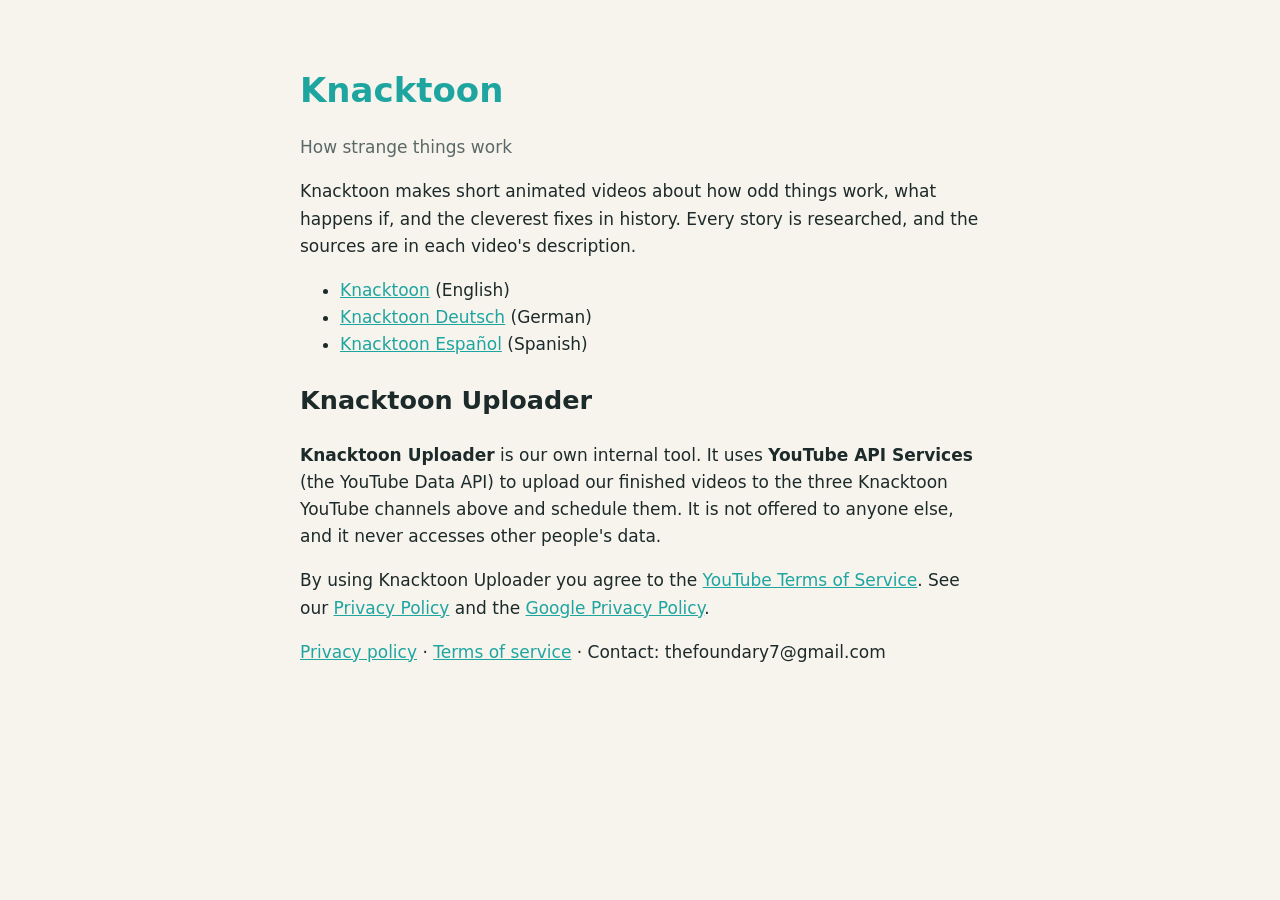
<file: index.html>
<!doctype html><html lang="en"><head><meta charset="utf-8"><meta name="viewport" content="width=device-width,initial-scale=1">
<title>Knacktoon</title><link rel="stylesheet" href="style.css"></head><body><main>
<h1>Knacktoon</h1><p class="muted">How strange things work</p>
<p>Knacktoon makes short animated videos about how odd things work, what happens if, and the cleverest fixes in history. Every story is researched, and the sources are in each video's description.</p>
<ul>
<li><a href="https://www.youtube.com/@Knacktoon">Knacktoon</a> (English)</li>
<li><a href="https://www.youtube.com/@KnacktoonDE">Knacktoon Deutsch</a> (German)</li>
<li><a href="https://www.youtube.com/@KnacktoonES">Knacktoon Español</a> (Spanish)</li>
</ul>
<h2>Knacktoon Uploader</h2>
<p><strong>Knacktoon Uploader</strong> is our own internal tool. It uses <strong>YouTube API Services</strong> (the YouTube Data API) to upload our finished videos to the three Knacktoon YouTube channels above and schedule them. It is not offered to anyone else, and it never accesses other people's data.</p>
<p>By using Knacktoon Uploader you agree to the <a href="https://www.youtube.com/t/terms">YouTube Terms of Service</a>. See our <a href="privacy.html">Privacy Policy</a> and the <a href="https://policies.google.com/privacy">Google Privacy Policy</a>.</p>
<p><a href="privacy.html">Privacy policy</a> · <a href="terms.html">Terms of service</a> · Contact: thefoundary7@gmail.com</p>
</main></body></html>
</file>
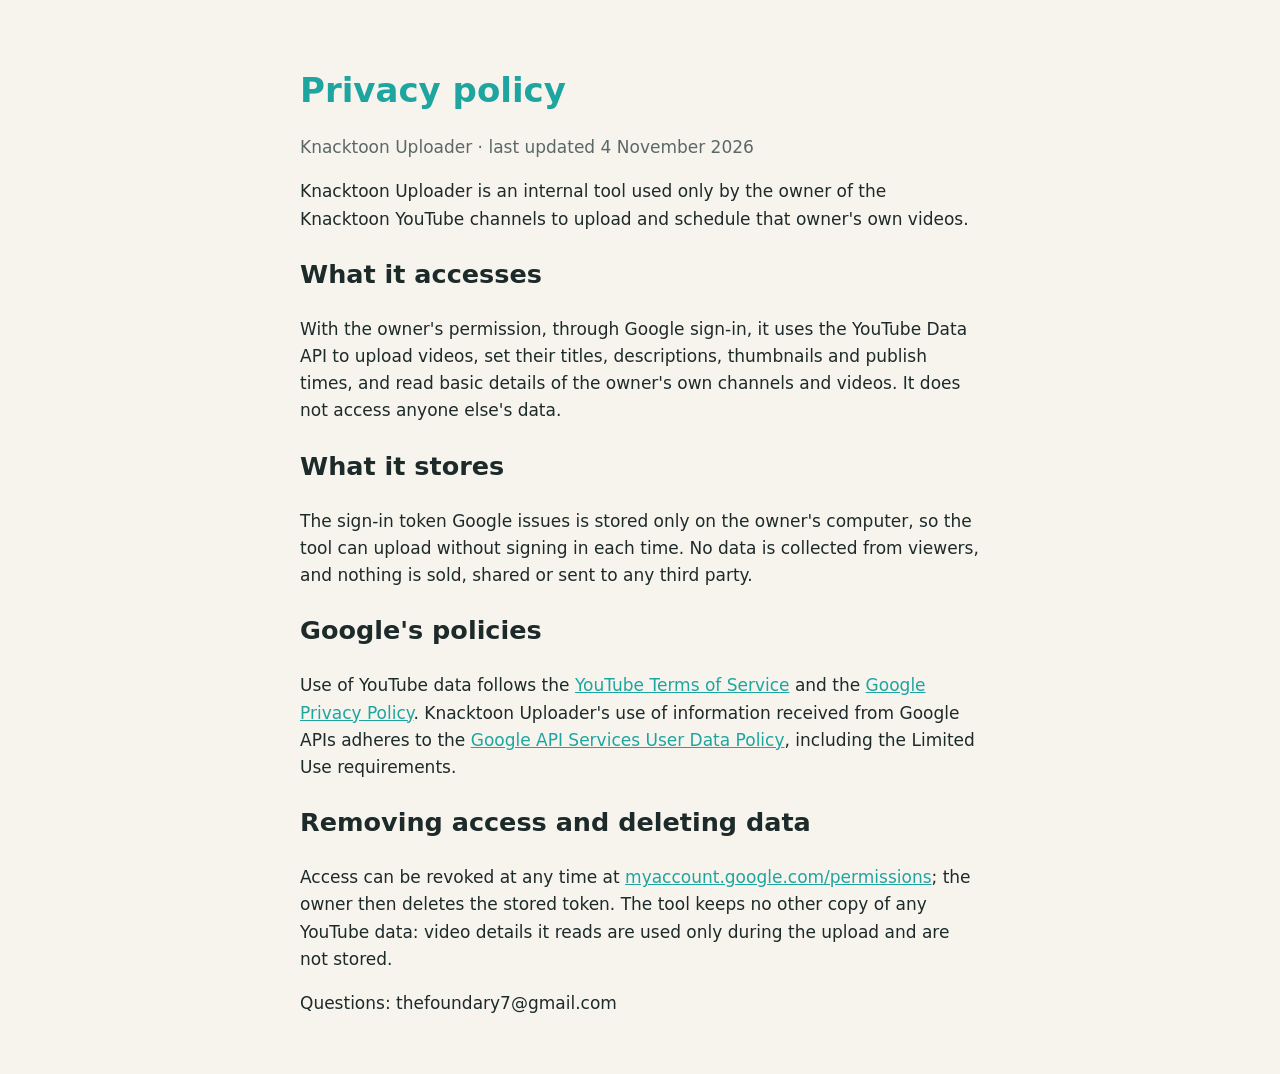
<file: privacy.html>
<!doctype html><html lang="en"><head><meta charset="utf-8"><meta name="viewport" content="width=device-width,initial-scale=1">
<title>Knacktoon Privacy</title><link rel="stylesheet" href="style.css"></head><body><main>
<h1>Privacy policy</h1><p class="muted">Knacktoon Uploader · last updated 4 November 2026</p>
<p>Knacktoon Uploader is an internal tool used only by the owner of the Knacktoon YouTube channels to upload and schedule that owner's own videos.</p>
<h2>What it accesses</h2>
<p>With the owner's permission, through Google sign-in, it uses the YouTube Data API to upload videos, set their titles, descriptions, thumbnails and publish times, and read basic details of the owner's own channels and videos. It does not access anyone else's data.</p>
<h2>What it stores</h2>
<p>The sign-in token Google issues is stored only on the owner's computer, so the tool can upload without signing in each time. No data is collected from viewers, and nothing is sold, shared or sent to any third party.</p>
<h2>Google's policies</h2>
<p>Use of YouTube data follows the <a href="https://www.youtube.com/t/terms">YouTube Terms of Service</a> and the <a href="https://policies.google.com/privacy">Google Privacy Policy</a>. Knacktoon Uploader's use of information received from Google APIs adheres to the <a href="https://developers.google.com/terms/api-services-user-data-policy">Google API Services User Data Policy</a>, including the Limited Use requirements.</p>
<h2>Removing access and deleting data</h2>
<p>Access can be revoked at any time at <a href="https://myaccount.google.com/permissions">myaccount.google.com/permissions</a>; the owner then deletes the stored token. The tool keeps no other copy of any YouTube data: video details it reads are used only during the upload and are not stored.</p>
<p>Questions: thefoundary7@gmail.com</p>
</main></body></html>
</file>
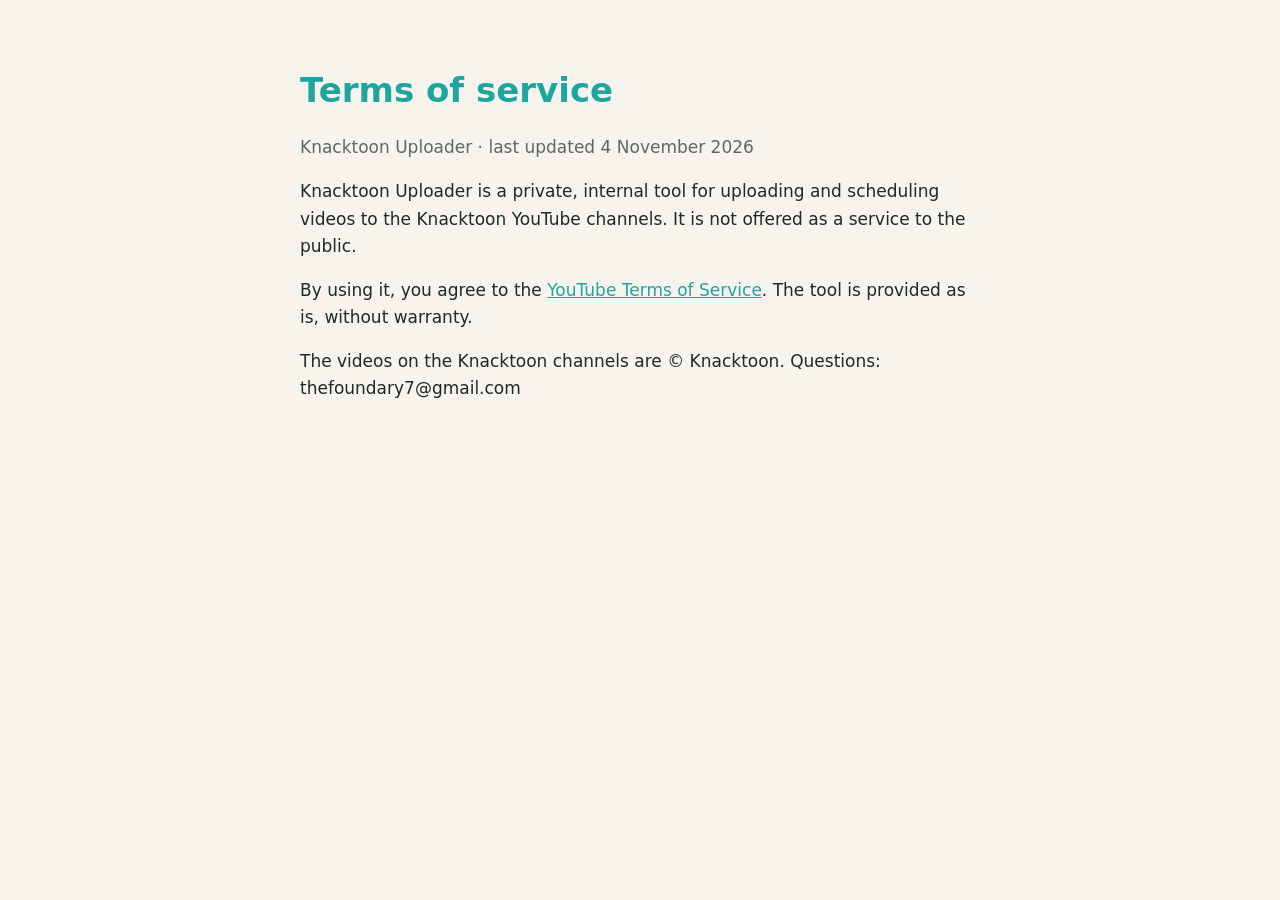
<file: terms.html>
<!doctype html><html lang="en"><head><meta charset="utf-8"><meta name="viewport" content="width=device-width,initial-scale=1">
<title>Knacktoon Terms</title><link rel="stylesheet" href="style.css"></head><body><main>
<h1>Terms of service</h1><p class="muted">Knacktoon Uploader · last updated 4 November 2026</p>
<p>Knacktoon Uploader is a private, internal tool for uploading and scheduling videos to the Knacktoon YouTube channels. It is not offered as a service to the public.</p>
<p>By using it, you agree to the <a href="https://www.youtube.com/t/terms">YouTube Terms of Service</a>. The tool is provided as is, without warranty.</p>
<p>The videos on the Knacktoon channels are © Knacktoon. Questions: thefoundary7@gmail.com</p>
</main></body></html>
</file>
<file: style.css>
:root{--bg:#f7f4ee;--fg:#1d2a2a;--accent:#1FA5A0;--muted:#5b6868}
@media (prefers-color-scheme:dark){:root{--bg:#141a1a;--fg:#e9efee;--accent:#4cc9c3;--muted:#9aa8a7}}
body{margin:0;background:var(--bg);color:var(--fg);font:17px/1.6 system-ui,sans-serif}
main{max-width:680px;margin:0 auto;padding:40px 16px}
h1{color:var(--accent);margin-bottom:4px}a{color:var(--accent)}small,.muted{color:var(--muted)}
</file>
